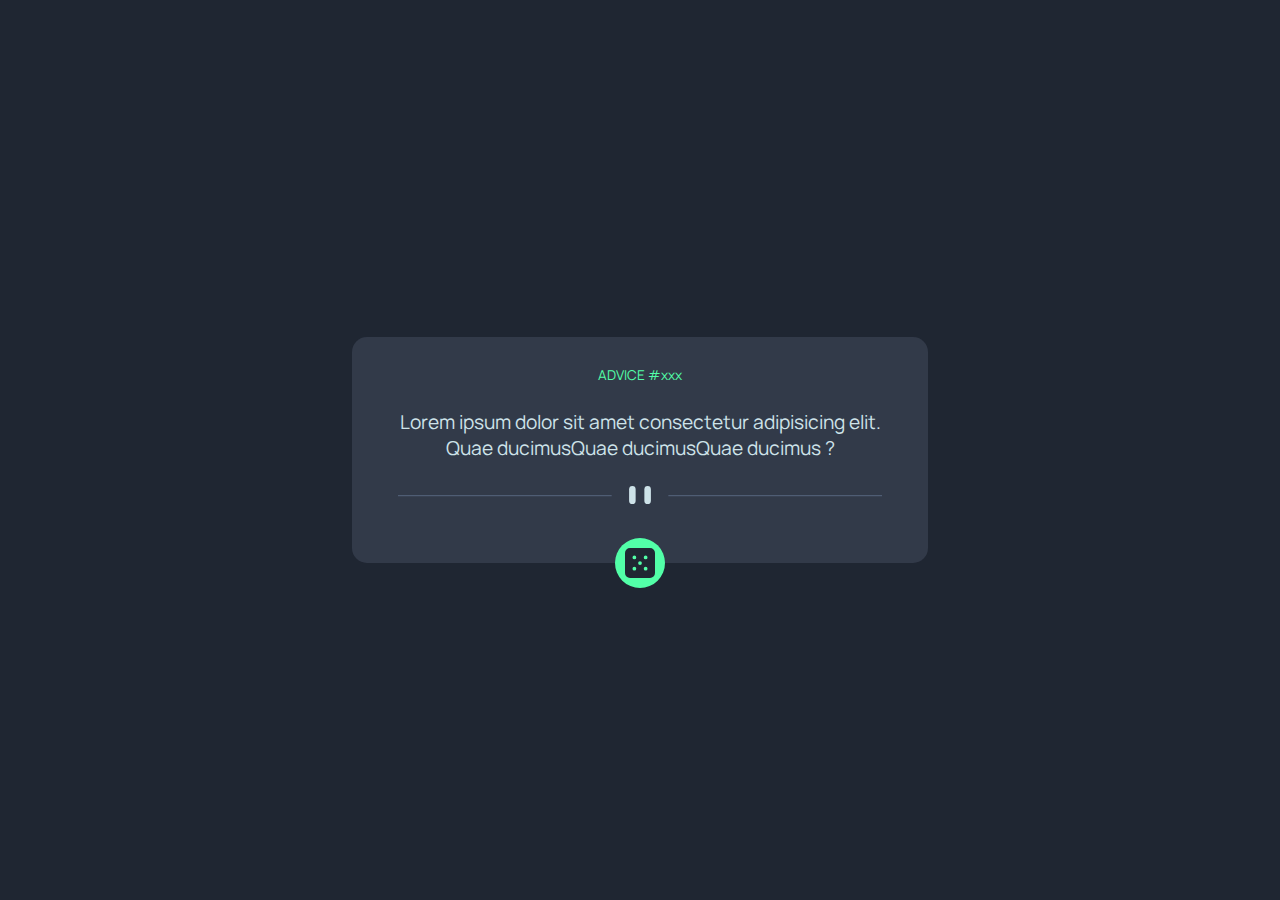
<file: advice-generator-app-main/index.html>
<!DOCTYPE html>
<html lang="en">
<head>
    <meta charset="UTF-8">
    <meta http-equiv="X-UA-Compatible" content="IE=edge">
    <meta name="viewport" content="width=device-width, initial-scale=1.0">

    <link rel="preconnect" href="https://fonts.googleapis.com"><link rel="preconnect" href="https://fonts.gstatic.com" crossorigin><link href="https://fonts.googleapis.com/css2?family=Manrope:wght@800&display=swap" rel="stylesheet">

    <link rel="shortcut icon" href="./assets/images/favicon-32x32.png" type="image/x-icon">

    <link rel="stylesheet" href="./style.css">

    <script src="./script.js" defer></script>

    <title>api consumer</title>
</head>
<body>

    <div id="container">
        <div id="padder">
            <div class="row" id="row-1">
                <h2>ADVICE <span id="advice-id">#xxx</span></h2>
            </div>
            <div class="row" id="row-2">
                <p id="advice">Lorem ipsum dolor sit amet consectetur adipisicing elit. Quae ducimusQuae ducimusQuae ducimus ?</p>
                <img src="./assets/images/pattern-divider-desktop.svg" width="100%">
            </div>
        </div>
        <div class="row" id="row-3">
            <button type="button" id="button">
                <img src="./assets/images/icon-dice.svg" width="75%">
            </button>
        </div>
    </div>

</body>
</html>
</file>
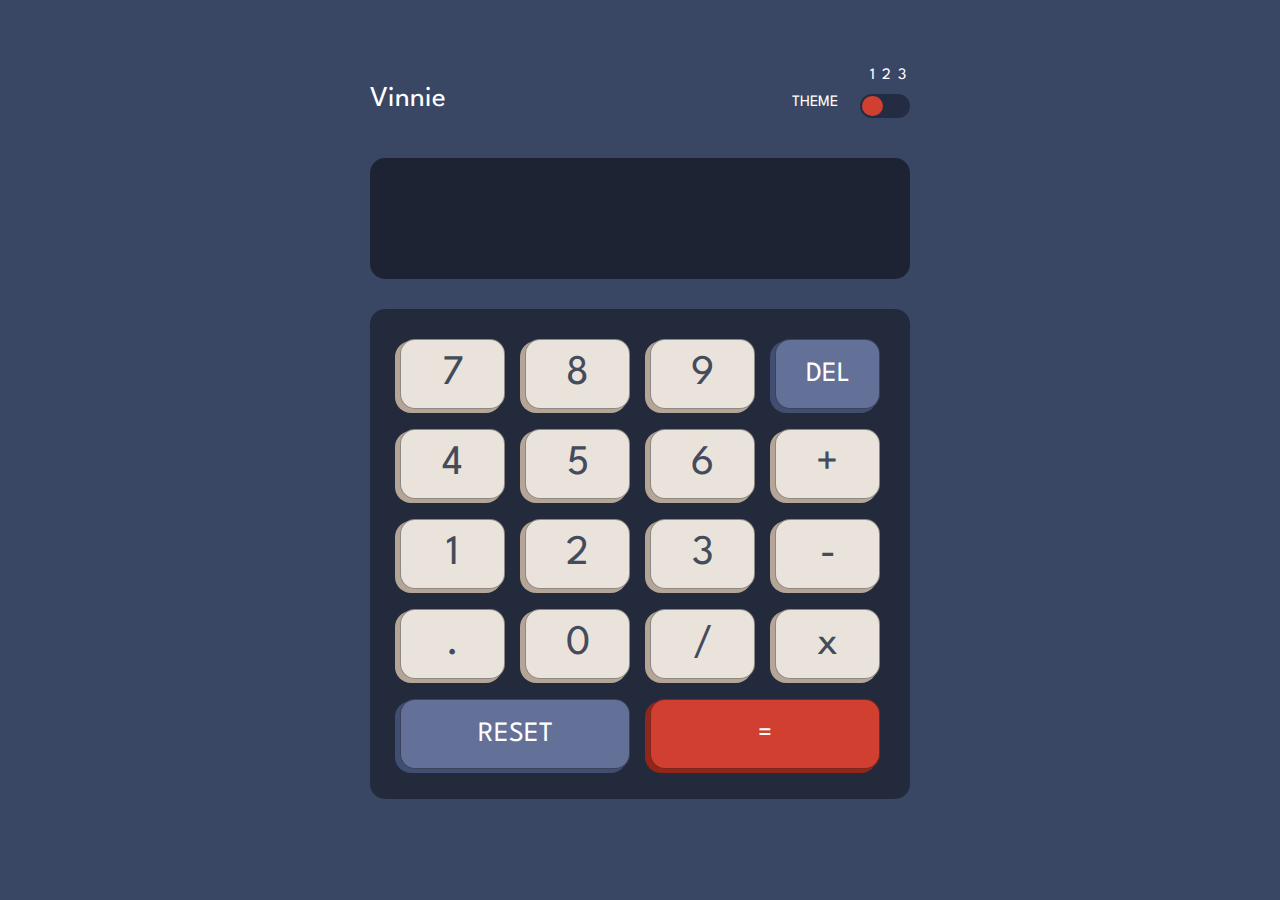
<file: calculator-app-main/index.html>
<!DOCTYPE html>
<html lang="en">
<head>
    <meta charset="UTF-8">
    <meta name="viewport" content="width=device-width, initial-scale=1.0">
    <title>Calculator</title>

    <link rel="preconnect" href="https://fonts.googleapis.com">
    <link rel="preconnect" href="https://fonts.gstatic.com" crossorigin>
    <link href="https://fonts.googleapis.com/css2?family=League+Spartan:wght@700&display=swap" rel="stylesheet">
    <script src="./script.js" defer></script>
    <link rel="stylesheet" href="./style.css">
</head>
<body>
<div id="flexxer">
    <div id="calculator">

        <header>
            <span id="title">Vinnie</span>
            <div id="theme-selector-container">
                <div id="theme-selector-collumn-1"><span>THEME</span></div>
                <div id="theme-selector-collumn-2">
                    <div id="selector-row-1" class="selector-row">
                        <ol>
                            <li>1</li>
                            <li>2</li>
                            <li>3</li>
                        </ol>
                    </div>
                    <div id="selector-row-2" class="selector-row">
                        <input type="range" min="1" max="3" value="1" id="selector-input">
                    </div>
                </div>
            </div>
        </header>


        <main>
            <div id="result-container">
                <div id="result"></div>
            </div>

            <div id="buttons-container">
                <ul id="buttons">
                    <li id="calc-button-1"><button type="button" class="calc-button number-button" value="7">7</button></li>
                    <li id="calc-button-2"><button type="button" class="calc-button number-button" value="8">8</button></li>
                    <li id="calc-button-3"><button type="button" class="calc-button number-button" value="9">9</button></li>
                    <li id="calc-button-4"><button type="button" class="calc-button" id="del-button">DEL</button></li>
                    <li id="calc-button-5"><button type="button" class="calc-button number-button" value="4">4</button></li>
                    <li id="calc-button-6"><button type="button" class="calc-button number-button" value="5">5</button></li>
                    <li id="calc-button-7"><button type="button" class="calc-button number-button" value="6">6</button></li>
                    <li id="calc-button-8"><button type="button" class="calc-button operator-button" value="+">+</button></li>
                    <li id="calc-button-9"><button type="button" class="calc-button number-button" value="1">1</button></li>
                    <li id="calc-button-10"><button type="button" class="calc-button number-button" value="2">2</button></li>
                    <li id="calc-button-11"><button type="button" class="calc-button number-button" value="3">3</button></li>
                    <li id="calc-button-12"><button type="button" class="calc-button operator-button" value="-">-</button></li>
                    <li id="calc-button-13"><button type="button" class="calc-button number-button" value=".">.</button></li>
                    <li id="calc-button-14"><button type="button" class="calc-button number-button" value="0">0</button></li>
                    <li id="calc-button-15"><button type="button" class="calc-button operator-button" value="/">/</button></li>
                    <li id="calc-button-16"><button type="button" class="calc-button operator-button" value="*">x</button></li>
                    <li id="calc-button-17"><button type="button" class="calc-button" id="reset-button">RESET</button></li>
                    <li id="calc-button-18"><button type="button" class="calc-button" id="equal-button">=</button></li>
                </ul>
            </div>
        </main>

    </div>
    
</div>

</body>
</html>
</file>
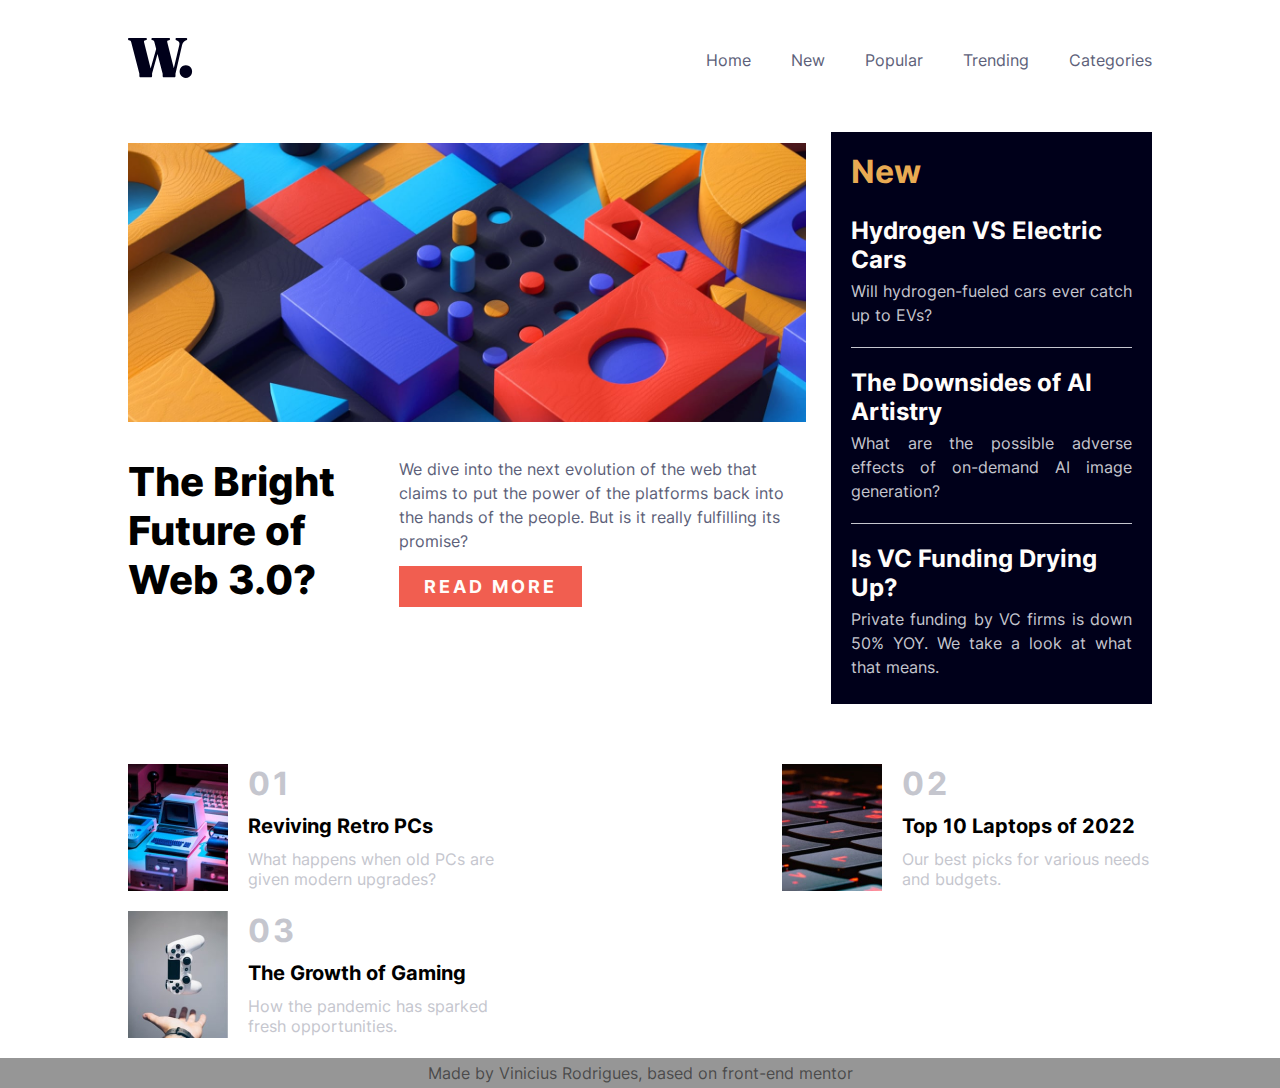
<file: news-homepage-main/index.html>
<!DOCTYPE html>
<html lang="pt-br">
<head>
    <meta charset="UTF-8">
    <meta http-equiv="X-UA-Compatible" content="IE=edge">
    <meta name="viewport" content="width=device-width, initial-scale=1.0">
    <meta name="author" content="Vinicius rodrigues">
    <meta name="description" content=" Site de portfolio feito para uso educacional, sem interesse de uso comercial">

    <title>News homepage</title>

    <link rel="stylesheet" href="./style.css">
    <link rel="shortcut icon" href="./assets/images/favicon-32x32.png" type="image/x-icon">
    <script src="./script.js" defer></script>

</head>
<body>
    <div id="padder">

<header>

    <div id="logo">
        <img src="./assets/images/logo.svg" alt="">
    </div>

    <button type="button" id="menu-toggler">
        <div id="toggler-image" class=""></div>
    </button>
    <nav id="menu" class="">
        <ul id="menu-link-box">

            <li class="menu-link">

                <a href="#" class="menu-link-text">Home</a>
            
            </li>

            <li class="menu-link">

                <a href="#" class="menu-link-text">New</a>
            
            </li>

            <li class="menu-link">

                <a href="#" class="menu-link-text">Popular</a>
            
            </li>

            <li class="menu-link">

                <a href="#" class="menu-link-text">Trending</a>
            
            </li>

            <li class="menu-link">

                <a href="#" class="menu-link-text">Categories</a>
            
            </li>

        </ul>
    </nav>

</header>

<div id="container">

    <main id="col-1">
        <div id="img-top"></div>

        <div id="main-news">

            <div id="main-news-title">
                <h1>The Bright Future of Web 3.0?</h1>
            </div>

            <div id="main-news-text">

                <div id="main-news-text-p">
                    <p>We dive into the next evolution of the web that claims to put the power of the platforms back into the hands of the people. But is it really fulfilling its promise?</p>
                </div>

                <div id="button">
                    <a href="#">Read more</a>
                </div>

            </div>

        </div>
        
    </main>
    
    <aside>

        <div id="aside-title">
            <h2>New</h2>
        </div>

        <div id="aside-content">
            <div class="aside-line" id="aside-line-1">

                <a href="#">Hydrogen VS Electric Cars</a href="#">

                <p>Will hydrogen-fueled cars ever catch up to EVs?</p>

                <div class="divisory"></div>

            </div>
            <div class="aside-line" id="aside-line-2">

                <a href="#">The Downsides of AI Artistry</a href="#">

                <p>What are the possible adverse effects of on-demand AI image generation?</p>

                <div class="divisory"></div>

            </div>
            <div class="aside-line" id="aside-line-3">

                <a href="#">Is VC Funding Drying Up?</a href="#">

                <p>Private funding by VC firms is down 50% YOY. We take a look at what that means.</p>

            </div>
        </div>

    </aside>

</div>

<section id="cards-section">

    <div class="card">

        <img class="card-img" src="./assets/images/image-retro-pcs.jpg">
        <div class="card-info">

            <span class="index">xx</span>
            <a href="#" class="card-title">Reviving Retro PCs</a>
            <p class="card-text">What happens when old PCs are given modern upgrades?</p>

        </div>
    </div>
    <div class="card">

        <img class="card-img" src="./assets/images/image-top-laptops.jpg">
        <div class="card-info">

            <span class="index">xx</span>
            <a href="#" class="card-title">Top 10 Laptops of 2022</a>
            <p class="card-text">Our best picks for various needs and budgets.</p>

        </div>
    </div>
    <div class="card">

        <img class="card-img" src="./assets/images/image-gaming-growth.jpg">
        <div class="card-info">

            <span class="index">xx</span>
            <a href="#" class="card-title">The Growth of Gaming</a>
            <p class="card-text">How the pandemic has sparked fresh opportunities.</p>

        </div>
    </div>

</section>

</div>

<footer>

    <span id="footer-text">Made by Vinicius Rodrigues, based on front-end mentor</span>

</footer>

</body>
</html>
</file>
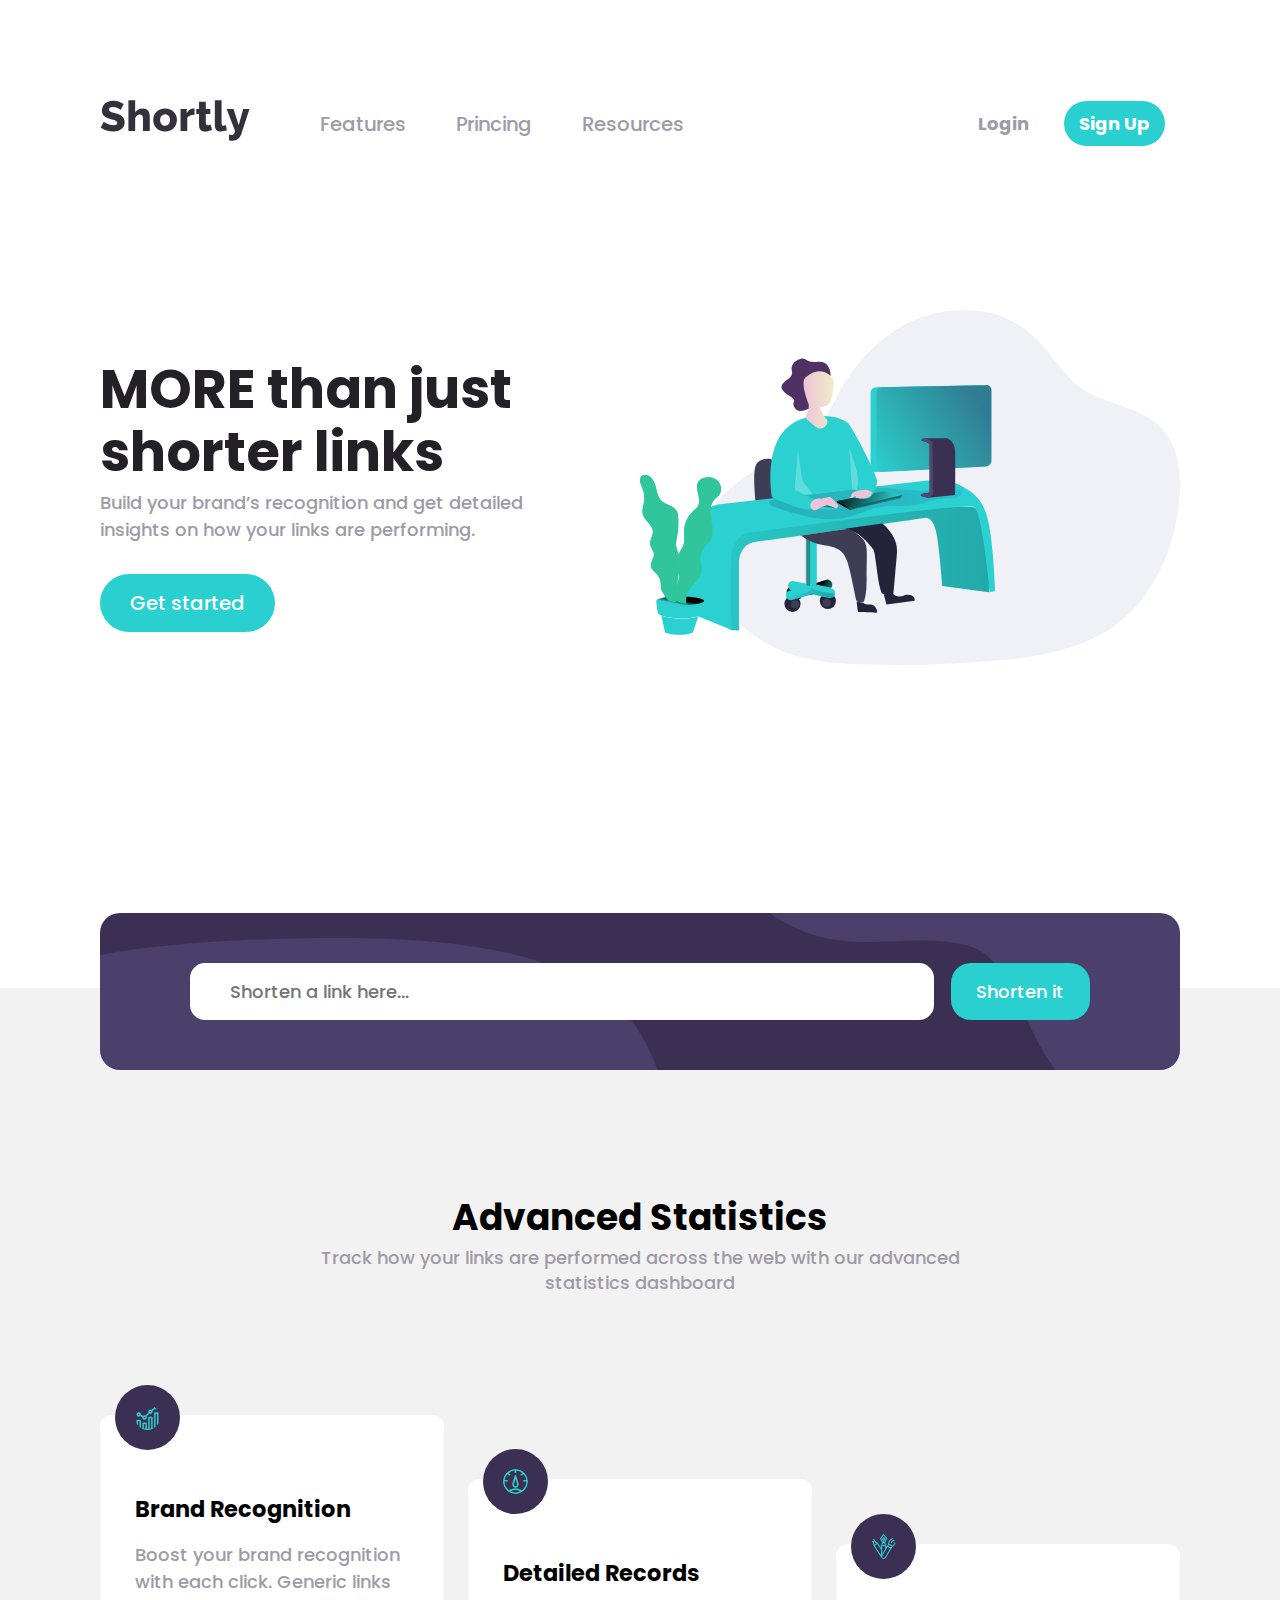
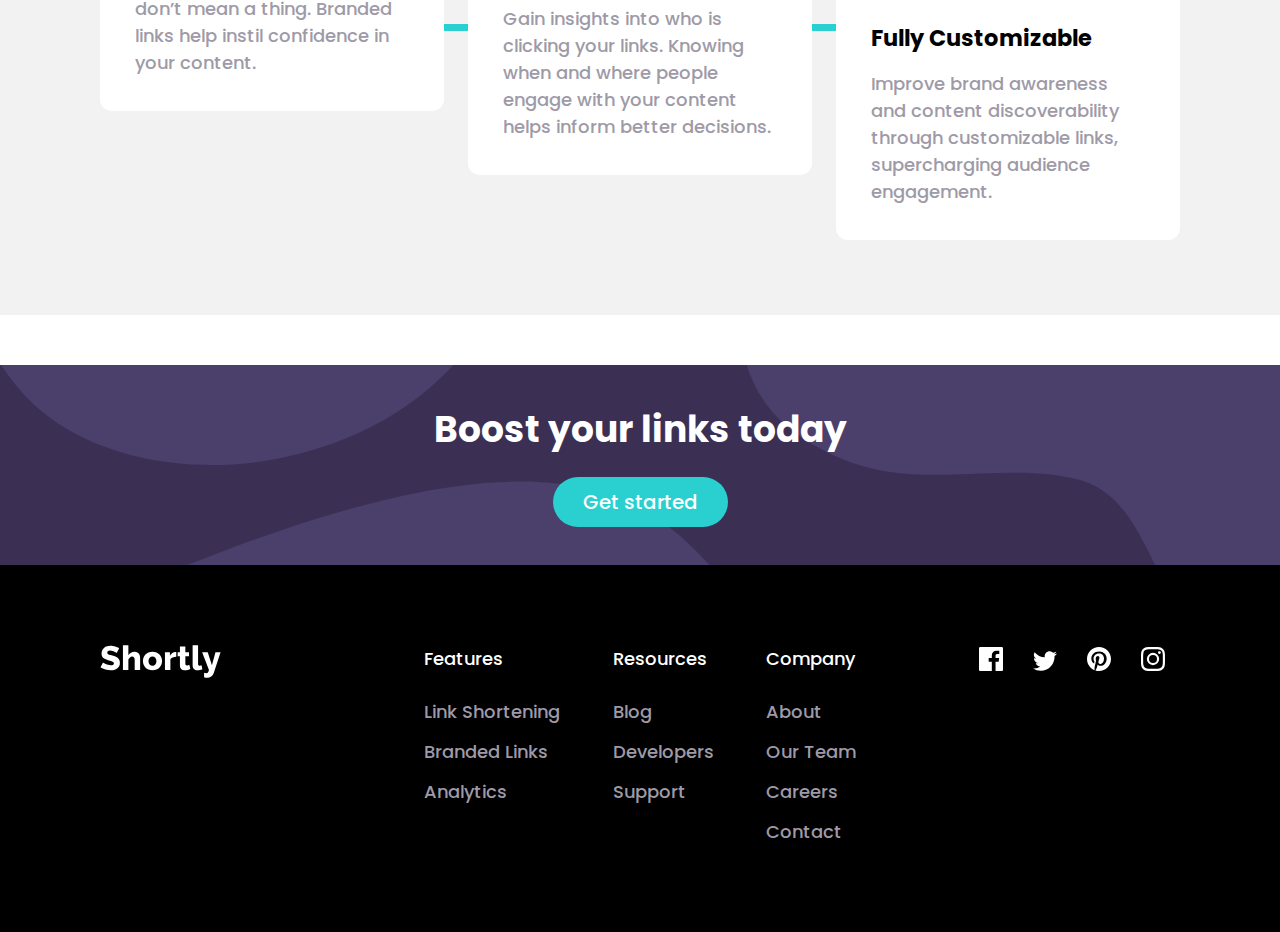
<file: url-shortening-api-master/index.html>
<!DOCTYPE html>
<html lang="pt-br">
<head>
    <meta charset="UTF-8">
    <meta http-equiv="X-UA-Compatible" content="IE=edge">
    <meta name="viewport" content="width=device-width, initial-scale=1.0">

    <link rel="stylesheet" href="./style.css">

    <link rel="preconnect" href="https://fonts.googleapis.com">
    <link rel="preconnect" href="https://fonts.gstatic.com" crossorigin>
    <link href="https://fonts.googleapis.com/css2?family=Poppins:wght@500;700&display=swap" rel="stylesheet">

    <link rel="shortcut icon" href="./assets/images/favicon-32x32.png" type="image/x-icon">

    <script defer src="./script.js"></script>

    <title>link shortener</title>
</head>
<body>

    <div id="padder">

        <header>

            <div id="logo-box">
                <a href="#">
                    <img src="./assets/images/logo.svg" width="100%">
                </a>
            </div>

            <img src="./assets/images/dropdown-ico.png" id="dropdown-ico">

            <div id="dropdown-menu">
                <div class="header-col" id="header-col-1">

                    <nav>
                        <ul id="header-list-box">
                            <li class="header-list-item"><a href="#">Features</a></li>
                            <li class="header-list-item"><a href="#">Princing</a></li>
                            <li class="header-list-item"><a href="#">Resources</a></li>
                        </ul>
                    </nav>

                </div>

                <div id="inBetween"></div>

                <div class="header-col" id="header-col-2">

                    <a href="#" class="header-button-box" id="header-button-1">Login</a>
                    
                    <a href="#" class="header-button-box" id="header-button-2">Sign Up</a>

                </div>
            </div>

        </header>

        <section id="hero">

            <div class="hero-col" id="hero-col-1">

                <div id="hero-row-1"><h1 id="hero-title">MORE than just shorter links</h1></div>
                <div id="hero-row-2"><p id="hero-text">Build your brand’s recognition and get detailed insights on how your links are performing.</p></div>
                <div id="hero-row-3"><a href="#" id="hero-button" class="button">Get started</a></div>

            </div>

            <div class="hero-col" id="hero-col-2"></div>
        
        </section>

    </div>

    <div id="bg-gray">
        <div id="shortener-wrapper">
            <div id="link-shortener">
                <form method="post">
                    <input type="url" required placeholder="Shorten a link here..." id="link-input">
                    <button type="submit" class="button" id="submit-url" action="">Shorten it</button>
                </form>
            </div>
            <div id="link-history">

            </div>
        </div>
        
        <article>
            <div id="article-content">
                <h2>Advanced Statistics</h2>
                <p>Track how your links are performed across the web with our advanced statistics dashboard</p>
            </div>
        </article>

        <div id="details-container">

            <div class="detail-col card-col" id="card-1">

                <div class="card">

                    <div class="card-row-1">
                        <img src="./assets/images/icon-brand-recognition.svg" class="card-icon">
                    </div>

                    <div class="card-padder">
                        <div class="card-row-2">
                            <h3 class="card-title">Brand Recognition</h3>
                        </div>

                        <div class="card-row-3">
                            <p class="card-text">
                            Boost your brand recognition with each click. Generic links don’t mean a thing. Branded links help instil confidence in your content.
                        </p>
                    </div>
                    </div>
                </div>

            </div>

            <div class="detail-col line-col"></div>

            <div class="detail-col card-col" id="card-2">

                <div class="card">
                    <div class="card-row-1">
                        <img src="./assets/images/icon-detailed-records.svg" class="card-icon">
                    </div>

                    <div class="card-padder">
                        <div class="card-row-2">
                            <h3 class="card-title">Detailed Records</h3>
                        </div>
                        
                        <div class="card-row-3">
                            <p class="card-text">
                            Gain insights into who is clicking your links. Knowing when and where people engage with your content helps inform better decisions.
                            </p>
                        </div>
                    </div>
                </div>

            </div>

            <div class="detail-col line-col"></div>

            <div class="detail-col card-col" id="card-3">

                <div class="card">
                    <div class="card-row-1">
                        <img src="./assets/images/icon-fully-customizable.svg" class="card-icon">
                    </div>

                    <div class="card-padder">
                        <div class="card-row-2">
                            <h3 class="card-title">Fully Customizable</h3>
                        </div>

                        <div class="card-row-3">
                            <p class="card-text">
                            Improve brand awareness and content discoverability through customizable links, supercharging audience engagement.
                            </p>
                        </div>
                    </div>
                </div>

            </div>
        
        </div>
    </div>

    <div id="cta">
        <h2>Boost your links today</h2>
        <a href="#" class="button">Get started</a>
    </div>

    <footer>

        <div class="footer-col" id="footer-col-1">
            <svg xmlns="http://www.w3.org/2000/svg" width="121" height="33">
                <path d="M16.715 7.932c-.068-.09-.306-.26-.714-.51s-.918-.51-1.53-.782-1.281-.51-2.006-.714a8.005 8.005 0 00-2.176-.306c-1.995 0-2.992.669-2.992 2.006 0 .408.107.748.323 1.02.215.272.532.516.952.731.419.215.946.414 1.58.595l1.406.393.805.219c1.156.317 2.198.663 3.128 1.037.929.374 1.717.839 2.363 1.394a5.647 5.647 0 011.496 2.023c.35.793.527 1.745.527 2.856 0 1.36-.255 2.51-.765 3.451-.51.94-1.185 1.7-2.023 2.278-.84.578-1.802.997-2.89 1.258-1.088.26-2.21.391-3.366.391a19.68 19.68 0 01-5.44-.799c-.884-.26-1.74-.572-2.567-.935A14.358 14.358 0 01.53 22.28l2.448-4.862c.09.113.385.329.884.646.498.317 1.116.635 1.853.952.736.317 1.558.6 2.465.85.906.25 1.824.374 2.754.374 1.972 0 2.958-.6 2.958-1.802 0-.453-.148-.827-.442-1.122-.295-.295-.703-.561-1.224-.799a12.455 12.455 0 00-1.504-.56l-1.702-.495-.976-.288c-1.111-.34-2.074-.708-2.89-1.105-.816-.397-1.49-.856-2.023-1.377a5.003 5.003 0 01-1.19-1.802c-.261-.68-.391-1.473-.391-2.38 0-1.27.238-2.391.714-3.366a7.266 7.266 0 011.938-2.465 8.435 8.435 0 012.839-1.513c1.076-.34 2.215-.51 3.417-.51.838 0 1.666.08 2.482.238.816.159 1.598.363 2.346.612.748.25 1.445.533 2.09.85.647.317 1.242.635 1.786.952l-2.448 4.624zM40.139 25h-5.44V14.97c0-1.156-.227-2.006-.68-2.55-.454-.544-1.077-.816-1.87-.816-.318 0-.663.074-1.037.221a4.173 4.173 0 00-1.088.646 5.827 5.827 0 00-.97 1.003 4.4 4.4 0 00-.68 1.292V25h-5.44V.18h5.44v9.962a6.786 6.786 0 012.602-2.465c1.076-.578 2.26-.867 3.553-.867 1.201 0 2.17.21 2.907.629.736.42 1.303.952 1.7 1.598.396.646.663 1.371.799 2.176.136.805.204 1.592.204 2.363V25zm12.34.34c-1.519 0-2.873-.25-4.063-.748-1.19-.499-2.193-1.173-3.01-2.023a8.54 8.54 0 01-1.852-2.958 9.97 9.97 0 01-.63-3.519c0-1.224.21-2.397.63-3.519a8.54 8.54 0 011.853-2.958c.816-.85 1.819-1.53 3.009-2.04s2.544-.765 4.063-.765c1.519 0 2.867.255 4.046.765 1.179.51 2.176 1.19 2.992 2.04a8.754 8.754 0 011.87 2.958 9.736 9.736 0 01.646 3.519 9.97 9.97 0 01-.63 3.519 8.54 8.54 0 01-1.852 2.958c-.816.85-1.82 1.524-3.01 2.023-1.19.499-2.543.748-4.062.748zM48.5 16.092c0 1.405.374 2.533 1.122 3.383.748.85 1.7 1.275 2.856 1.275a3.59 3.59 0 001.564-.34c.476-.227.89-.544 1.24-.952a4.57 4.57 0 00.834-1.479 5.632 5.632 0 00.306-1.887c0-1.405-.374-2.533-1.122-3.383-.748-.85-1.689-1.275-2.822-1.275a3.702 3.702 0 00-2.84 1.292 4.57 4.57 0 00-.832 1.479 5.632 5.632 0 00-.306 1.887zm27.776-4.284c-1.315.023-2.505.238-3.57.646-1.065.408-1.836 1.02-2.312 1.836V25h-5.44V7.15h4.998v3.604c.612-1.201 1.4-2.142 2.363-2.822.963-.68 1.989-1.031 3.077-1.054h.544c.113 0 .227.011.34.034v4.896zm14.074 12.24a21.71 21.71 0 01-2.567.884c-.963.272-1.932.408-2.907.408-.68 0-1.32-.085-1.92-.255a4.286 4.286 0 01-1.582-.816c-.453-.374-.81-.867-1.07-1.479-.262-.612-.392-1.349-.392-2.21v-9.316h-2.278V7.15h2.278V1.472h5.44V7.15h3.638v4.114h-3.638v7.446c0 .59.147 1.014.442 1.275.295.26.669.391 1.122.391.408 0 .827-.068 1.258-.204.43-.136.805-.283 1.122-.442l1.054 4.318zM92.627.18h5.44v18.462c0 1.36.578 2.04 1.734 2.04.272 0 .572-.04.901-.119.329-.08.63-.198.901-.357l.714 4.08c-.68.317-1.462.567-2.346.748-.884.181-1.711.272-2.482.272-1.564 0-2.765-.408-3.604-1.224-.839-.816-1.258-1.995-1.258-3.536V.18zm11.456 27.506c.454.159.879.272 1.275.34a6.4 6.4 0 001.071.102c.658 0 1.168-.227 1.53-.68.363-.453.692-1.27.986-2.448l-6.8-17.85h5.61l4.148 13.192 3.57-13.192h5.1l-6.8 20.74a7.106 7.106 0 01-2.55 3.587c-1.224.918-2.674 1.377-4.352 1.377a8.17 8.17 0 01-1.377-.119 7.516 7.516 0 01-1.41-.391v-4.658z"/>
            </svg>
        </div>

        <div class="footer-col" id="footer-col-2">

            <div class="footer-col-2-col" id="footer-col-2-col-1">
                <h3>Features</h3>
                <ul>
                    <li><a>Link Shortening</a></li>
                    <li><a>Branded Links</a></li>
                    <li><a>Analytics</a></li>
                </ul>
            </div>

            <div class="footer-col-2-col" id="footer-col-2-col-2">
                <h3>Resources</h3>
                <ul>
                    <li><a>Blog</a></li>
                    <li><a>Developers</a></li>
                    <li><a>Support</a></li>
                </ul>
            </div>

            <div class="footer-col-2-col" id="footer-col-2-col-3">
                <h3>Company</h3>
                <ul>
                    <li><a>About</a></li>
                    <li><a>Our Team</a></li>
                    <li><a>Careers</a></li>
                    <li><a>Contact</a></li>
                </ul>
            </div>

        </div>

        <div class="footer-col" id="footer-col-3">
            <ul>
                <li><a href="#" class="social-links"><img src="./assets/images/icon-facebook.svg"></a></li>
                <li><a href="#" class="social-links"><img src="./assets/images/icon-twitter.svg"></a></li>
                <li><a href="#" class="social-links"><img src="./assets/images/icon-pinterest.svg"></a></li>
                <li><a href="#" class="social-links"><img src="./assets/images/icon-instagram.svg"></a></li>
            </ul>
        </div>

    </footer>


</body>
</html>
</file>
<file: advice-generator-app-main/style.css>
*{
    font-size: 1rem;
    font-weight: normal;
    text-decoration: none;
    color: hsl(193, 38%, 86%);
    box-sizing: border-box;
    border: none;
    padding: 0;
    margin: 0;
    font-family: 'Manrope', sans-serif;;
}

body{
    background-color: hsl(218, 23%, 16%);
    display: flex;
    align-items: center;
    justify-content: center;
    height: 100vh;
}

#container{
    width: 45%;
    height: fit-content;
    flex-direction: column;
    background-color: hsl(217, 19%, 24%);
    border-radius: 15px;
    display: flex;
    flex-direction: column;
    justify-content: space-between;
    align-items: center;
}

#padder{
    padding: 5% 8%;
    display: flex;
    flex-direction: column;
    align-items: center;
}

h2, h2 *{
    font-size: .85rem;
    margin-bottom: 25px;
    color: hsl(150, 100%, 66%);
}
p{
    margin-bottom: 25px;
    text-align: center;
    font-size: 1.2rem;
}

#row-3{
    margin-bottom: -25px;
}

button{
    width: 50px;
    height: 50px;
    display: flex;
    align-items: center;
    justify-content: center;
    padding: 10%;
    border-radius: 50%;
    background-color: hsl(150, 100%, 66%);
    color: black;
    transition: 300ms ease-in-out all;
}

button:hover{
    box-shadow: 0 0 10px 5px hsl(150, 100%, 66%);
}
</file>
<file: news-homepage-main/style.css>
/*! Style Guide */
/*

    ## Colors

### Primary

- Soft orange: hsl(35, 77%, 62%)
- Soft red: hsl(5, 85%, 63%)

### Neutral

Off-white: hsl(36, 100%, 99%)
Grayish blue: hsl(233, 8%, 79%)
Dark grayish blue: hsl(236, 13%, 42%)
Very dark blue: hsl(240, 100%, 5%)

## Typography

### Body Copy

- Font size (paragraph): 15px

### Font

- Family: [Inter](https://fonts.google.com/specimen/Inter)
- Weights: 400, 700, 800


*/

/* font */
@font-face {
    font-family: "Inter variable";
    src: url(./assets/fonts/Inter-VariableFont_slnt\,wght.ttf);
}

@keyframes Appear {
    0%{

        transform: translate(400px, 0px);
        opacity: 0;

    }

    100%{

        transform: translate(0px, 0px);
        opacity: 1;

    }
}

*{
    padding: 0;
    margin: 0;
    font-size: 1rem;
    box-sizing: border-box;
    color: black;
    text-decoration: none;
    list-style: none;
    border: none;
    font-family: "inter variable", "Arial", sans-serif;
}

#padder{
    padding: 3% 10% 10px;
}

header{
    display: flex;
    justify-content: space-between;
    align-items: center;
    padding-bottom: 50px;
}

#logo{

}

#menu{
    width: fit-content;
    height: fit-content;
    display: block;
}

#menu-link-box{
    display: flex;
    align-items: center;
    justify-content: space-evenly;
    height: fit-content;
    width: fit-content;
}

.menu-link{
    margin: auto 20px;
}

.menu-link:nth-last-child(1){
    margin: auto 0px auto 20px;
}

.menu-link-text{
    color: hsl(236, 13%, 42%);
    transition: 200ms ease-in-out;
}

.menu-link-text:hover{
    color: hsl(35, 77%, 62%);
}

#container{
    display: flex;
}

#col-1{
    width: 95%;
    margin-right: 10px;
}

#img-top{
    width: 100%;
    height: 300px;
    background: #fff url(./assets/images/image-web-3-desktop.jpg) center no-repeat;
    background-clip: none;
    background-size: 100%;
}

#main-news{
    display: flex;
    width: 100%;
    height: 150px;
    margin-top: 25px;
}

#main-news-title{
    width: 40%;
}

#main-news-title h1{
    font-size: 2.5rem;
    text-align: start;
    font-weight: 800;
    margin-right: 15%;
}

#main-news-text{
    width: 60%;
    display: flex;
    flex-direction: column;
    justify-content: space-between;
}

#main-news-text-p p{
    color: hsl(236, 13%, 42%);
    line-height: 1.5rem;

}

#button{
    background-color: hsl(5, 85%, 63%);
    padding: 10px 25px;
    width: fit-content;
    transition: 300ms ease-in-out;
    text-transform: uppercase;
    font-weight: 700;
    letter-spacing: 3px;
}

#button:hover{
    background-color: hsl(240, 100%, 5%);
}

#button a{
    color: hsl(36, 100%, 99%);
    font-size: 1.1rem;
}

aside{
    margin-left: 15px;
    background-color: hsl(240, 100%, 5%);
    width: 45%;
}

#aside-title{
    padding: 20px 20px 25px;
}
#aside-title h2{
    color: hsl(35, 77%, 62%);
    width: fit-content;
    font-size: 2rem;
}

#aside-content{
    width: fit-content;
    padding-left: 20px;
    padding-right: 20px;
    padding-bottom: 25px;
}

.aside-line{}
.aside-line a{
    color: hsl(36, 100%, 99%);
    font-size: 1.5rem;
    font-weight: 700;
    transition: 300ms ease-in-out;
}
.aside-line a:hover{
    color: hsl(35, 77%, 62%);
}

.aside-line p{
    color: hsl(233, 8%, 79%);
    line-height: 1.5rem;
    text-align: justify;
    margin-top: 5px;
}

.aside-line .divisory{
    width: 100%;
    height: 1px;
    background-color: hsl(233, 8%, 79%);
    border: none;
    margin: 20px 0;
}

#cards-section{
    margin-top: 50px;
    display: flex;
    width: 100%;
    align-items: center;
    justify-content: space-between;
    flex-wrap: wrap;
}

.card{
    display: flex;
    margin: 10px 0px;
}

.card-img{
    width: 100px;
    margin-right: 20px;
    margin-left: 25px;
}

.card-img:nth-child(1){
    margin-left: 0;
}

.card-info{
    width: 250px;
    height: 125px;
    padding: auto 10px;
    display: flex;
    justify-content: space-between;
    flex-direction: column;
}

.card-info .index{
    justify-self: flex-start;
    font-size: 2rem;
    font-weight: 700;
    color: hsl(233, 8%, 79%);
    letter-spacing: 3px;
}

.card-title{
    justify-self: center;
    font-size: 1.25rem;
    font-weight: 700;
    transition: 300ms ease-in-out;
}

.card-title:hover{
    color: hsl(5, 85%, 63%);
}

.card-text{
    color: hsl(233, 8%, 79%);
    align-self: flex-end;
    cursor: pointer;
}

footer{
    width: 100%;
    height: 30px;
    background: rgb(150, 150, 150);
    position: static;
    display: flex;
    align-items: center;
    justify-content: center;
    bottom: 0;    
}

#footer-text{
    color: hsla(0, 0%, 0%, 0.527);
}

/* MOBILE */
@media screen and (max-width: 600px){

    #padder{
        padding: 10px;
    }

    header{
        margin-bottom: 25px;
        padding: 0;
    }

    #menu{
        width: 70%;
        height: 100vh;
        display: none;
        background: #fff;
        position: absolute;
        top: 0;
        right: 0;
        box-shadow: 0 0 100px 1000px rgba(0,0,0,0.65);
        opacity: 0;
        transition: 300ms ease-in-out all;
    }

    #menu-toggler{
        width: 60px;
        height: 60px;
        position: absolute;
        right: 20px;
        top: 20px;
        z-index: 1;
    }

    header .toggled{
        display: block!important;
        animation: Appear 300ms  1 forwards;

    }

    #toggler-image{
        width: 100%;
        height: 100%;
        background: #fff url("./assets/images/icon-menu.svg") no-repeat center center;
        background-image: 100%;
        object-fit: cover;
    }

    #menu-toggler .toggled{
        background: #fff url("./assets/images/icon-menu-close.svg") no-repeat center center;

    }

    #menu-link-box{
        display: flex;
        flex-direction: column;
        align-items: flex-start;
        justify-content: space-evenly;
        width: fit-content;
        height: fit-content;
        margin-top: 30%;

    }
    
    .menu-link, .menu-link:nth-last-child(1){
        margin: auto 15px;
        padding: 15px;
        
    }
    
    .menu-link-text{
        font-size: 1.1rem;
        color: hsl(236, 13%, 42%);
    }

    #logo{
        margin: 20px auto auto 20px;
        transform: scale(.7);
    }

    #container{
        flex-direction: column;
        align-items: center;
    }

    #img-top{
        width: 100%;
        height: 300px;
        background: #fff url(./assets/images/image-web-3-mobile.jpg) center no-repeat;
        background-clip: none;
        background-size: 100%;
    }
    
    #main-news{
        display: flex;
        flex-direction: column;
        width: 100%;
        height: fit-content;
        margin-top: 25px;
        align-items: flex-start;
    }
    
    #main-news-title{
        width: 100%;

    }
    
    #main-news-text{
        width: 100%;
        margin: 15px auto 50px;
    }
    
    #button{
        margin-top: 25px;
    }

    aside{
        margin-left: 0;
        width: 100%;
        max-width: 360px;
    }
    
    .card{
        display: flex;
        margin: 20px 0px;
        width: 100%;
        transform: scale(.95);
    }

    footer{
        margin-top: 30px;
        padding: 20px 5px;
    }
}

@media (max-width: 930px) and (min-width: 600px){

    #padder{
    padding: 10px;
    }

    .menu-link{
        margin: 7px;
    }

    #logo{
        margin: 7px;
    }

    .menu-link:nth-last-child(1){
        margin-right: 20px;
    }

    #img-top{
        background: #fff url(./assets/images/image-web-3-mobile.jpg) center no-repeat;
    }
    
    #main-news-title h1{
        font-size: 2rem;
    }

    #main-news-text p{
        font-size: 1.1rem;
        margin-bottom: 10px;
    }

    #cards-section{
        flex-direction: column;
        align-items: flex-start;
        margin-left: 10%;
    }

}
</file>
<file: url-shortening-api-master/style.css>
/*NOTE - 

## Colors

### Primary

- Cyan: hsl(180, 66%, 49%)
- Dark Violet: hsl(257, 27%, 26%)

### Secondary

- Red: hsl(0, 87%, 67%)

### Neutral

- Gray: hsl(0, 0%, 75%)
- Grayish Violet: hsl(257, 7%, 63%)
- Very Dark Blue: hsl(255, 11%, 22%)
- Very Dark Violet: hsl(260, 8%, 14%)

## Typography

### Body Copy

- Font size: 18px

### Fonts

- font-family: 'Poppins', sans-serif;- Weights: 500, 700

*/

*{
    padding: 0;
    margin: 0;
    font-size: 18px;
    font-weight: 500;
    font-family: 'Poppins', sans-serif;
    border: none;
    box-sizing: border-box;
    text-decoration: none;
    list-style: none;
}

#padder{
    padding: 100px;
    width: 100%;
}

header{
    position: static;
    top: 0;
    display: flex;
    align-items: center;
}

#logo-box a img{
    width: 150px;
}

#dropdown-ico{
    position: absolute;
    display: none;
}

#dropdown-menu{
    display: flex;
    align-items: center;
    justify-content: space-between;
    width: 100%;
    margin-left: 45px;
}

#header-list-box{
    display: flex;
}

.header-list-item{
margin: auto 25px;
}

.header-list-item a{
    color: hsl(257, 7%, 63%);
    transition: 300ms ease-in-out all;
    font-size: 1.1rem;
}

.header-list-item a:hover, .header-button-box:hover, #header-button-1:hover{
    color: black;
}

#header-col-2{
    
}

.header-button-box{
    margin: auto 15px;
    font-family: 'Poppins', 'arial', 'helvetica', 'sans-seriff';
    font-weight: 700;
}

#header-button-1{
    color: hsl(257, 7%, 63%);
    transition: 300ms ease-in-out all;
}

#header-button-2{
    background-color: hsl(180, 66%, 49%);
    padding: 10px 15px;
    border-radius: 30px;
    color: hsl(0, 0%, 100%);
    transition: 300ms ease-in-out all;
}

#header-button-2:hover{
    background-color: hsla(180, 66%, 49%, .75);
}


.button{
    background-color: hsl(180, 66%, 49%);
    color: hsl(0, 0%, 100%);
    border-radius: 20px;
    transition: 300ms ease-in-out all;
    cursor: pointer;
}

.button:hover{
    background-color: hsla(180, 66%, 49%, 0.75);
    color: hsla(0, 0%, 100%, 0.75);

}

#hero{
    display: flex;
    align-items: center;
    position: relative;
    margin-top: 90px;
}

.hero-col{
    width: 50%;
    height: 500px;
}

#hero-col-1{
    display: flex;
    flex-direction: column;
    justify-content: center;
    padding-right: 10%;
}

#hero-title{
    font-size: 3rem;
    font-weight: 700;
    line-height: 3.5rem;
    margin-bottom: 5px;
    color: hsl(260, 8%, 14%);
}

#hero-text{
    color: hsl(257, 7%, 63%);
    margin-bottom: 45px;
}

#hero-button{
    padding: 15px 30px;
    border-radius: 45px;
    font-size: 1.1rem;
}

#hero-col-2{
    background: url("./assets/images/illustration-working.svg") no-repeat;
    background-size: contain;
    background-position: center;
    background-clip: border-box;
}

#bg-gray{
    background-color: hsl(0, 0%, 95%);
    margin-top: 150px;
    width: 100%;
    display: flex;
    flex-direction: column;
    align-items: center;
}

#link-shortener{
    width: 100%;
    display: flex;
    justify-content: space-evenly;
    align-items: center;
    background: hsl(258, 27%, 26%) url(./assets/images/bg-shorten-desktop.svg) no-repeat;
    background-size: cover;
    background-position: center;
    border-radius: 20px;
    margin-top: -75px;
    padding: 50px 75px;
}

form{
    width: 100%;
    display: flex;
    justify-content: space-between;
    align-items: center;
}

input{
    padding: 15px 40px;
    height: 100%;
    width: 80%;
    border-radius: 15px;
    margin-left: 15px;
}

#submit-url{
    height: 100%;
    padding: 15px 0;
    width: 15%;
    margin-right: 15px;
}

#link-history{
    display: flex;
    flex-direction: column-reverse;
}

#shortener-wrapper{
    width: 100%;
    padding: 0 100px;
}

.history-card{
    display: flex;
    width: 100%;
    justify-content: space-between;
    align-items: center;
    margin-top: 10px;
    padding: 20px;
    background-color: hsl(0, 0%, 100%);
}

.history-col-1{
    width: 50%;
    flex-grow: 10;
    word-wrap: no-wrap;
    padding-right: 15px;
}

.history-col-2{
    width: 45%;
    flex-grow: 2;
    color: hsl(180, 66%, 49%);
    word-wrap: normal;
    text-align: end;
    margin-right: 25px;
}

.history-col-3{
    width: 15%;
    flex-grow: 1;
}

.history-col-3 button{
    padding: 5px 15px;
}

article{
    margin: 120px auto;
    text-align: center;
    width: 100%;
    display: flex;
    justify-content: center;
}

#article-content{
    width: 50%;
}

#article-content h2{
    font-size: 2rem;
    font-weight: 700;
    margin-bottom: 0;
}
#article-content p{
    line-height: 25px;
    color: hsl(257, 7%, 63%);
}

#details-container{
    display: flex;
    height: 500px;
    padding: 0 100px 75px;
}

.line-col{
    width: 2.5%;
    height: 7px;
    background: hsl(180, 66%, 49%);
    align-self: center;
}

.card-col{
    width: 35%;
}

#card-1{align-self: flex-start;}
#card-2{align-self: center;}
#card-3{align-self: flex-end;}

.card{
    background: hsl(0, 0%, 100%);
    display: flex;
    flex-direction: column;
    border-radius: 12px;
}

.card-icon{
    margin: -30px 15px 0;
    width: 65px;
    padding: 20px;
    background-color: hsl(257, 27%, 26%);
    border-radius: 50%;
}

.card-padder{
    padding: 35px;
}

.card-title{
    font-size: 1.25rem;
    font-weight: 700;
    margin-bottom: 15px;
}

.card-text{
    color: hsl(257, 7%, 63%);
}

#cta{
    margin-top: 50px;
    display: flex;
    align-items: center;
    justify-content: center;
    flex-direction: column;
    background: hsl(257, 27%, 26%) url(./assets/images/bg-boost-desktop.svg) no-repeat center;
    background-size: cover;
    width: 100%;
    height: 200px;
}

#cta h2{
    font-size: 2rem;
    font-weight: 700;
    color: hsl(0, 0%, 100%);
    margin-bottom: 20px;
}

#cta a{
    font-size: 1.1rem;
    padding: 10px 30px;
    border-radius: 30px;
}

footer{
    width: 100%;
    display: flex;
    justify-content: space-between;
    background-color: black;
    padding: 80px 100px;
}

.footer-col{
    width: 20%;
}

footer h3{
    color: hsl(0, 0%, 100%);
    margin-bottom: 20px;
    cursor: default;
}

footer a{
    color: hsl(257, 7%, 63%);
    margin-bottom: 20px;
    line-height: 40px;
    transition: 300ms ease-in-out all;
    cursor: pointer;
}

footer a:hover{
    color: hsl(180, 66%, 49%);
}
.social-links{transition: 100ms ease-in-out all}
.social-links:hover{
    filter: invert(66%) sepia(59%) saturate(475%) hue-rotate(131deg) brightness(500%) contrast(100%);
}

#footer-col-1 svg{
    fill: hsl(0, 0%, 100%);
}

#footer-col-2{
    display: flex;
    justify-content: space-between;
    width: 40%;
}

#footer-col-3 ul{
    display: flex;
    justify-content: space-around;
    width: 100%;
}


/* MOBILE */

@media (max-width: 1074px){

    #padder{
        padding: 0
    }

    header{
        padding: 30px;
    }

    #logo-box a img{
        width: 100px;
    }

    #hero{
        margin: 25px 30px;
    }
    
    .hero-col{
        height: 250px;
    }
    
    #hero-col-1{
        align-items: center;
        padding: 0;
    }
    
    #hero-title{
        font-size: 2rem;
        line-height: 2rem;
        margin-bottom: 20px;
        text-align: center;
    }

    #hero-text{
        padding: 0 30px;
        text-align: center;
    }

    #link-shortener{
        padding: 30px 40px;
    }



    article{
        margin: 60px auto 80px;
        text-align: center;
        width: 100%;
        display: flex;
        justify-content: center;
    }
    
    #article-content{
        width: 90%;
    }
    
    #article-content h2{
        font-size: 1.5rem;
        margin-bottom: 10px;
    }
    #article-content p{
        line-height: 35px;
        color: hsl(257, 7%, 63%);
    }
    
    #details-container{
        height: fit-content;
        flex-direction: column;
        padding: 0 0 30px;
    }
    
    .line-col{
        width: 7px;
        height: 100px;
        background: hsl(180, 66%, 49%);
        align-self: center;
    }
    
    .card-col{
        width: 85%;
    }
    
    #card-1{align-self: center;}
    #card-2{align-self: center;}
    #card-3{align-self: center;}
    
    .card{
        background: hsl(0, 0%, 100%);
        display: flex;
        flex-direction: column;
        border-radius: 12px;
        align-items: center;
    }
    
    .card-icon{
        margin: -30px 0 0;
        width: 80px;
        padding: 20px;
    }
    
    .card-padder{
        padding: 20px;
        display: flex;
        flex-direction: column;
        align-items: center;
        text-align: center;
    }

    footer{
        padding: 45px 30px;
    }

    #footer-col-2{
        width: 45%
    }

}

@media (max-width: 890px){

    #dropdown-ico{
        display: block;
        width: 6%;
        right: 30px;
        top: 30px;
        cursor: pointer;
    }

    header #dropdown-menu{
        display: flex;
        flex-direction: column;
        width: 90%;
        background: hsl(257, 27%, 26%);
        margin: 0;
        padding: 25px;
        z-index: 3;
        border-radius: 10px;
        position: absolute;
        left: 5%;
        top: 100%;
        display: none;
        transition: 300ms ease-in-out all;
    }

    header.toggled #dropdown-menu{
        display: block;
    } 

    header{
        flex-direction: column;
        align-items: start;
        position: relative;
    }
    
    header #logo-box{
        /* align-self: flex-start; */
    }
    
    
    header #dropdown-menu .header-col{
        display: flex;
        flex-direction: column;
        width: 100%;
    }
    
    header #header-list-box, header #header-col-2{
        flex-direction: column;
        align-items: center;
        text-align: center;
        justify-content: center;
    }
    
    header #header-list-box li a, header #header-button-1{
        flex-direction: column;
        align-items: center;
        text-align: center;
        justify-content: center;
        color: hsl(0, 0%, 100%);
    }
    
    header #inBetween{
        width: 100%;
        height: 1px;
        background: hsla(0, 0%, 100%, 0.2);
        margin: 15px 0;
    }
    
    header .header-list-item {
        margin: 15px auto;
    }
    
    header .header-button-box {
        margin: 15px auto 5px;
        width: 100%;
    }
    
    header #header-button-2 {
        margin-bottom: 10;
        width: 100%;
    }

    #hero{
    margin-top: 40px;
    padding-bottom: 45px;
    }

    #shortener-wrapper{
        padding: 0 30px;
        height: 100%;
    }

    #link-shortener{
        padding: 30px 45px;
    }

    #footer-col-2{
        width: 50%;
    }

}

@media (max-width: 750px){

    footer{
        flex-direction: column;
        align-items: center;
        padding: 20px;
    }
    
    .footer-col{
        width: 100%;
        justify-content: center;
        display: flex;
    }
    
    footer h3{
        text-align: center;
        margin: 30px 0 5px;
    }
    
    footer li{
        text-align: center;
        white-space: nowrap;
    }
    
    #footer-col-1{
        margin-top: 20px;
    }
    
    #footer-col-2{
        flex-direction: column;
        justify-content: space-between;
    }
    
    #footer-col-3 ul{
        justify-content: space-evenly;
        margin-top: 20px;
    }


}

@media (max-width: 560px){

    #hero{
        margin-top: 15px;
        flex-direction: column-reverse;
    }
    
    .hero-col{
        width: 100%;
        height: 250px;
    }
    
    #hero-col-1{
        align-items: center;
        padding: 0;
    }
    
    #hero-title{
        font-size: 2rem;
        line-height: 2rem;
        margin-bottom: 20px;
        text-align: center;
    }

    #hero-text{
        padding: 0 30px;
        text-align: center;

    }

    #hero-col-2{
        background-size: cover;
        background-position: left;
        object-fit: contain;
        margin: -30px auto 25px;
        height: 350px;
    }

    #bg-gray{
        margin-top: 150px;
    }
    
    #link-shortener{
        padding: 20px 25px;
    }
    
    form{
        flex-direction: column;
    }
    
    input{
        padding: 10px;
        height: 100%;
        width: 100%;
        border-radius: 7px;
        margin: 0;
        margin-bottom: 15px;
        font-size: .8rem;
    }
    
    #submit-url{
        padding: 10px 0;
        height: 100%;
        width: 100%;
        border-radius: 10px;
        margin: 0;
    }
    
    #link-history{
        display: flex;
        flex-direction: column-reverse;
    }
    
    .history-card{
        margin-top: 30px;
        padding: 0;
        flex-direction: column;
        border-radius: 5px;
    }
    
    .history-col-1{
        width: 100%;
        flex-grow: 1;
        border-bottom: 1px solid rgba(0, 0, 0, 1);
        padding: 15px;
        text-align: start;
    }
    
    .history-col-2{
        width: 100%;
        flex-grow: 1;
        padding: 10px 15px 5px 15px;
        text-align: left;
        margin-left: 23px;
    }
    
    .history-col-3{
        width: 100%;
        flex-grow: 1;
        padding: 5px 20px 15px;
    }
    
    .history-col-3 button{
        padding: 5px 15px;
        width: 100%;
        border-radius: 10px;
    }

    article{
        margin: 60px auto 80px;
        text-align: center;
        width: 100%;
        display: flex;
        justify-content: center;
    }
    
    #article-content{
        width: 90%;
    }
    
    #article-content h2{
        font-size: 1.5rem;
        margin-bottom: 10px;
    }
    #article-content p{
        line-height: 35px;
        color: hsl(257, 7%, 63%);
        margin-bottom: 30px;
    }
    
    #details-container{
        height: fit-content;
        flex-direction: column;
        padding: 0 0 30px;
    }
    
    .line-col{
        width: 7px;
        height: 100px;
        background: hsl(180, 66%, 49%);
        align-self: center;
    }
    
    .card-col{
        width: 85%;
    }
    
    #card-1{align-self: center;}
    #card-2{align-self: center;}
    #card-3{align-self: center;}
    
    .card{
        background: hsl(0, 0%, 100%);
        display: flex;
        flex-direction: column;
        border-radius: 12px;
        align-items: center;
    }
    
    .card-icon{
        margin: -30px 0 0;
        width: 80px;
        padding: 20px;
    }
    
    .card-padder{
        padding: 20px;
        display: flex;
        flex-direction: column;
        align-items: center;
        text-align: center;
    }
    
        
    #cta{
        margin-top: 0;
        width: 100%;
        height: 350px;
    }
    
    #cta h2{
        font-size: 1.5rem;
        margin-bottom: 15px;
        text-align: center;
    }    

}
</file>
<file: calculator-app-main/style.css>
/* RESET*/
/* http://meyerweb.com/eric/tools/css/reset/ 
   v2.0 | 20110126
   License: none (public domain)
*/

html, body, div, span, applet, object, iframe,
h1, h2, h3, h4, h5, h6, p, blockquote, pre,
a, abbr, acronym, address, big, cite, code,
del, dfn, em, img, ins, kbd, q, s, samp,
small, strike, strong, sub, sup, tt, var,
b, u, i, center,
dl, dt, dd, ol, ul, li,
fieldset, form, label, legend,
table, caption, tbody, tfoot, thead, tr, th, td,
article, aside, canvas, details, embed, 
figure, figcaption, footer, header, hgroup, 
menu, nav, output, ruby, section, summary,
time, mark, audio, video {
	margin: 0;
	padding: 0;
	border: 0;
	font-size: 100%;
	font: inherit;
	vertical-align: baseline;
}
/* HTML5 display-role reset for older browsers */
article, aside, details, figcaption, figure, 
footer, header, hgroup, menu, nav, section {
	display: block;
}
body {
	line-height: 1;
}
ol, ul {
	list-style: none;
}
blockquote, q {
	quotes: none;
}
blockquote:before, blockquote:after,
q:before, q:after {
	content: '';
	content: none;
}
table {
	border-collapse: collapse;
	border-spacing: 0;
}

input[type="range"] {
    -webkit-appearance: none;
    appearance: none;
    background: transparent;
    cursor: pointer;
    width: 15rem;
  }
  /* vars */
  :root{
    /* Theme 1 */
      /* Box Shadows */
        --bs-1: hsl(28, 16%, 65%);
        --bs-2: hsl(224, 28%, 35%);
        --bs-3: hsl(6, 70%, 34%);

      /* buttons background */
        --bbg-1: hsl(30, 25%, 89%);
        --bbg-2: hsl(225, 21%, 49%);
        --bbg-3: hsl(6, 63%, 50%);

      /* misc */
        --text-1: hsl(221, 14%, 31%);
        --text-2: hsl(0, 0%, 100%);
        --main-bg: hsl(222, 26%, 31%);
        --input-bg: hsl(223, 31%, 20%);
        --result-bg: rgba(0, 0, 0, .5);
        --keypad-bg: rgba(0, 0, 0, .4);
}

  /* medias*/

@keyframes click {
    from{
        box-shadow: -4px 3px 0px 1px var(--bs-1);
        transform: translate(0px, 0px);    
    }to{
        box-shadow: 0px 0px 0px 0px var(--bs-1);
        transform: translate(-4px, 3px);
    
    }
}

@keyframes clickBlue {
    
    from{
        box-shadow: -4px 3px 0px 1px var(--bs-2);
        transform: translate(0px, 0px);    
    }to{
        box-shadow: 0px 0px 0px 0px var(--bs-2);
        transform: translate(-4px, 3px);
    
    }
}

@keyframes clickRed {
    
    from{
        box-shadow: -4px 3px 0px 1px var(--bs-3);
        transform: translate(0px, 0px);    
    }to{
        box-shadow: 0px 0px 0px 0px var(--bs-3);
        transform: translate(-4px, 3px);
    
    }
}


 /* ---- */


body{
    font-family: 'League Spartan', sans-serif;
    color: var(--text-2);
    background-color: var(--main-bg);
    height: 95vh;
}

#flexxer{
    width: 100%;
    height: 100%;
    display: flex;
    align-items: center;
    justify-content: center;
}

#calculator{
    width: 540px;
    height: 720px;
    display: flex;
    flex-direction: column;
}

header{
    display: flex;
    justify-content: space-between;
    align-items: baseline;
}

#title{
    font-size: 1.8rem;
}

#theme-selector-container{
    display: flex;
    align-items: flex-end;
}

#theme-selector-collumn-1{
    display: flex;
    align-items: center;
    justify-content: center;
    margin-right: 7px;
    margin-bottom: 7px;
}

#theme-selector-collumn-2{
    display: flex;
    flex-direction: column;
    align-items: center;
    justify-content: center;
    margin-left: 15px;
    width: 50px;
}

.selector-row{
    align-items: center;
}

#selector-row-1{
    width: 100%;
}

#selector-row-1 ol{
    width: 100%;
    display: flex;
    justify-content: space-evenly;
    padding: 0 3px;
}

#selector-row-2{
    display: flex;
    align-items: center;
    justify-content: center;
    margin-top: 10px;
}

#selector-row-2 input{
    display: flex;
    width: 100%;
    justify-content: center;
    padding: 0;
    margin: 0;
}

#selector-input::-webkit-slider-runnable-track {
    background: var(--input-bg);
    height: 1.55rem;
    border-radius: 20px;
    padding: 0 1px 0 2px;
}

#selector-input::-moz-range-track {
    background: var(--input-bg);
    height: 1.55rem;
    width: 107%;
    border-radius: 20px;
}

#selector-input::-webkit-slider-thumb {
    -webkit-appearance: none; /* Override default look */
    appearance: none;
    margin-top: 2px; /* Centers thumb on the track */
    background-color: var(--bbg-3);
    height: 1.3rem;
    width: 1.3rem;
    border-radius: 20px;
}

#selector-input::-moz-range-thumb {
    border: none; /*Removes extra border that FF applies*/
    background-color: var(--bbg-3);
    height: 1.3rem;
    width: 1.3rem;
    border-radius: 20px;
    transform: translate(.3px, 0px);
}

main{
    width: 100%;
    height: 100%;
}

#result-container{
    height: 15%;
    width: 100%;
    background-color: var(--result-bg);
    border-radius: 15px;

    margin-top: 40px;
    padding: 15px 0 5px;

    display: flex;
    align-items: center;
    justify-content: flex-end;
    font-size: 3.5rem;
}

#result{
    width: 100%;
    height: 100%;
    margin: 15px;
    display: flex;
    justify-content: end;
    text-transform: capitalize;
    word-break: break-all;
    text-align: end;

    align-items: center;
}

#buttons-container{
    margin-top: 30px;
    background-color: var(--keypad-bg);
    padding: 30px;
    border-radius: 15px;
}

#buttons{
    display: grid;
    grid-template-columns: repeat(4, 1fr);
    grid-template-rows: repeat(5, 1fr);
    grid-column-gap: 20px;
    grid-row-gap: 20px;
}

#calc-button-1 { grid-area: 1 / 1 / 2 / 2; }
#calc-button-2 { grid-area: 1 / 2 / 2 / 3; }
#calc-button-3 { grid-area: 1 / 3 / 2 / 4; }
#calc-button-4 { grid-area: 1 / 4 / 2 / 5; }
#calc-button-5 { grid-area: 2 / 1 / 3 / 2; }
#calc-button-6 { grid-area: 2 / 2 / 3 / 3; }
#calc-button-7 { grid-area: 2 / 3 / 3 / 4; }
#calc-button-8 { grid-area: 2 / 4 / 3 / 5; }
#calc-button-9 { grid-area: 3 / 1 / 4 / 2; }
#calc-button-10 { grid-area: 3 / 2 / 4 / 3; }
#calc-button-11 { grid-area: 3 / 3 / 4 / 4; }
#calc-button-12 { grid-area: 3 / 4 / 4 / 5; }
#calc-button-13 { grid-area: 4 / 1 / 5 / 2; }
#calc-button-14 { grid-area: 4 / 2 / 5 / 3; }
#calc-button-15 { grid-area: 4 / 3 / 5 / 4; }
#calc-button-16 { grid-area: 4 / 4 / 5 / 5; }
#calc-button-17 { grid-area: 5 / 1 / 6 / 3; }
#calc-button-18 { grid-area: 5 / 3 / 6 / 5; }

.calc-button{
    width: 100%;
    height: 70px;
    border-radius: 15px;
    font-size: 42px;
    font-family: 'League Spartan', sans-serif;
    background-color: var(--bbg-1);
    border: 1px solid var(--keypad-bg);
    box-shadow: -4px 3px 0 1px var(--bs-1);
    color: var(--text-1);
}

.calc-button:hover{cursor: pointer}

.clicked{
animation: click 100ms ease-in-out 0s 2 alternate both;
}

.clickedBlue{
animation: clickBlue 100ms ease-in-out 0s 2 alternate both;
}

.clickedRed{
animation: clickRed 100ms ease-in-out 0s 2 alternate both;
}

#reset-button, #del-button{
    background-color: var(--bbg-2);
    box-shadow: -4px 3px 0 1px var(--bs-2);
    color: var(--text-2);
    font-size: 1.75rem;
}

#equal-button{
    background-color: hsl(6, 63%, 50%);
    box-shadow: -4px 3px 0 1px hsl(6, 70%, 34%);
    color: var(--text-2);
    font-size: 1.75rem;
}

#selector-row-2::after{
    content: "";
    width: 3.5rem;
    height: 1.5rem;
    position: absolute;
    border-radius: 20px;
    opacity: 0;
    cursor: pointer;
}

/* equal button */
.theme3{
    background-color: hsl(176, 100%, 44%)!important;
    box-shadow: -4px 3px 0 1px hsl(177, 92%, 70%)!important;
    border: 1px solid rgba(255, 255, 255, .4);
    color: black!important;
}

/* responsive */

@media screen and (max-width: 560px) {

    #calculator{
        margin: 20px;
    }

    #buttons{
        grid-column-gap: 15px;
        grid-row-gap: 15px;
    }


}

@media screen and (max-width: 430px) {

    #calculator{
        width: 100%;
        padding: 5px 25px;
    }

    header{
        margin-top: 25px;
    }

    #result{
        
        padding: 10px;
    }

    #buttons-container{
        margin-top: 15px;
        padding: 15px;
    }
    
    #buttons{
        display: grid;
        grid-template-columns: repeat(4, 1fr);
        grid-template-rows: repeat(5, 1fr);
        grid-column-gap: 10px;
        grid-row-gap: 10px;
    }

    .calc-button{
        height: 50px;
        border-radius: 10px;
        font-size: 23px;
    }

    #reset-button, #del-button{
        font-size: 22px;
    }
    
    #equal-button{
        font-size: 35px;
    }
    
    
}
</file>
